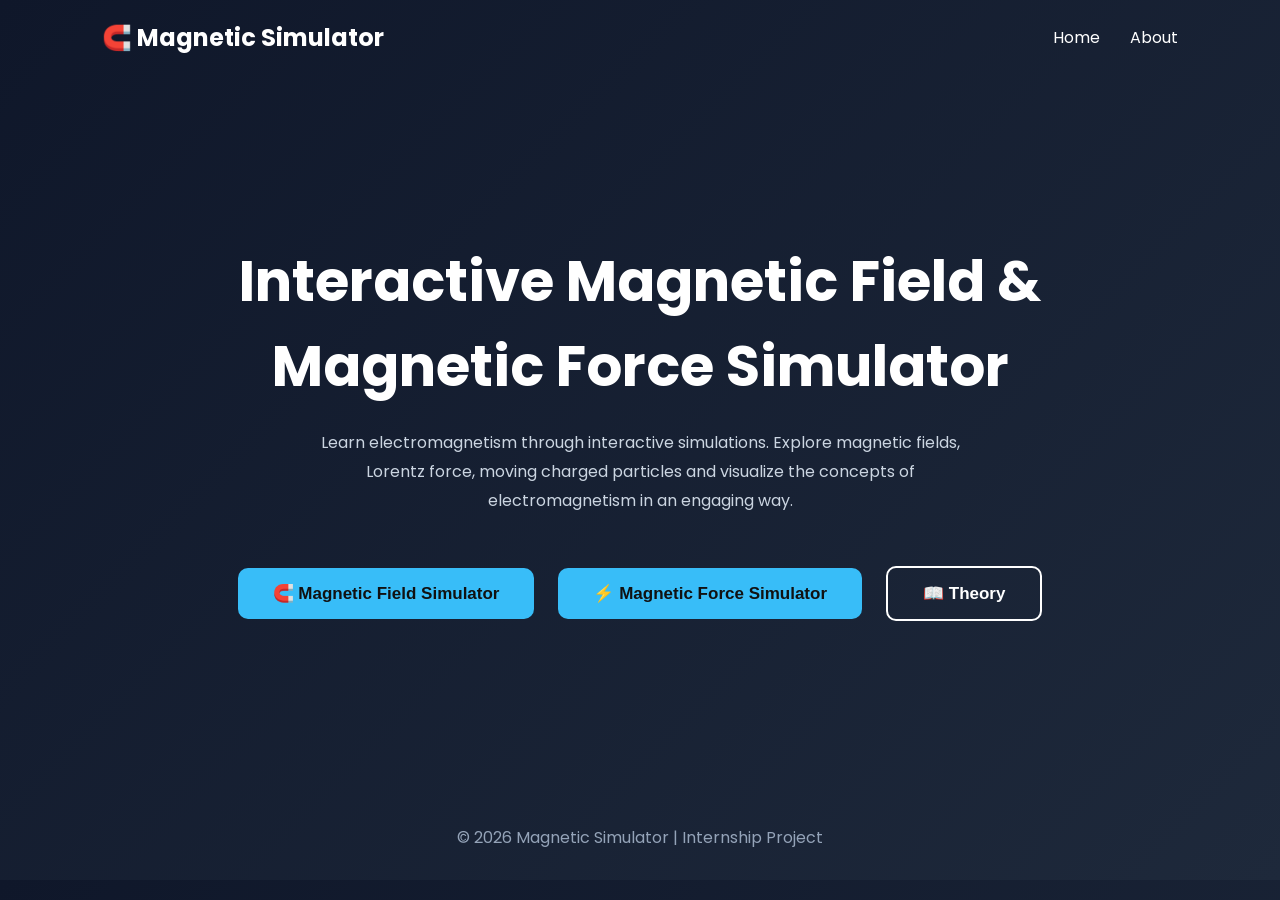
<file: index.html>
<!DOCTYPE html>
<html lang="en">

<head>

    <meta charset="UTF-8">

    <meta name="viewport"
          content="width=device-width, initial-scale=1.0">

    <title>Interactive Magnetic Field & Magnetic Force Simulator</title>

    <link rel="stylesheet"
          href="css/style.css">

    <!-- Google Font -->
    <link href="https://fonts.googleapis.com/css2?family=Poppins:wght@300;400;600;700&display=swap"
          rel="stylesheet">

    <!-- Font Awesome -->
    <link rel="stylesheet"
          href="https://cdnjs.cloudflare.com/ajax/libs/font-awesome/6.5.2/css/all.min.css">

</head>

<body>

<!-- ===========================
        NAVIGATION BAR
=========================== -->

<header>

    <nav class="navbar">

        <div class="logo">

            🧲 Magnetic Simulator

        </div>

        <ul class="nav-links">

            <li><a href="index.html">Home</a></li>

            <li><a href="pages/about.html">About</a></li>

        </ul>

    </nav>

</header>

<!-- ===========================
        HERO SECTION
=========================== -->

<section class="hero">

    <h1>

        Interactive Magnetic Field &
        Magnetic Force Simulator

    </h1>

    <p>

        Learn electromagnetism through interactive simulations.
        Explore magnetic fields, Lorentz force,
        moving charged particles and visualize
        the concepts of electromagnetism in an engaging way.

    </p>

    <div class="buttons">

        <button id="fieldBtn">

            🧲 Magnetic Field Simulator

        </button>

        <button id="forceBtn">

            ⚡ Magnetic Force Simulator

        </button>

        <button id="theoryBtn"
                class="secondary">

            📖 Theory

        </button>

    </div>

</section>

<!-- ===========================
        FOOTER
=========================== -->

<footer>

    <p>

        © 2026 Magnetic Simulator |
        Internship Project

    </p>

</footer>

<script src="js/main.js"></script>

</body>

</html>
</file>
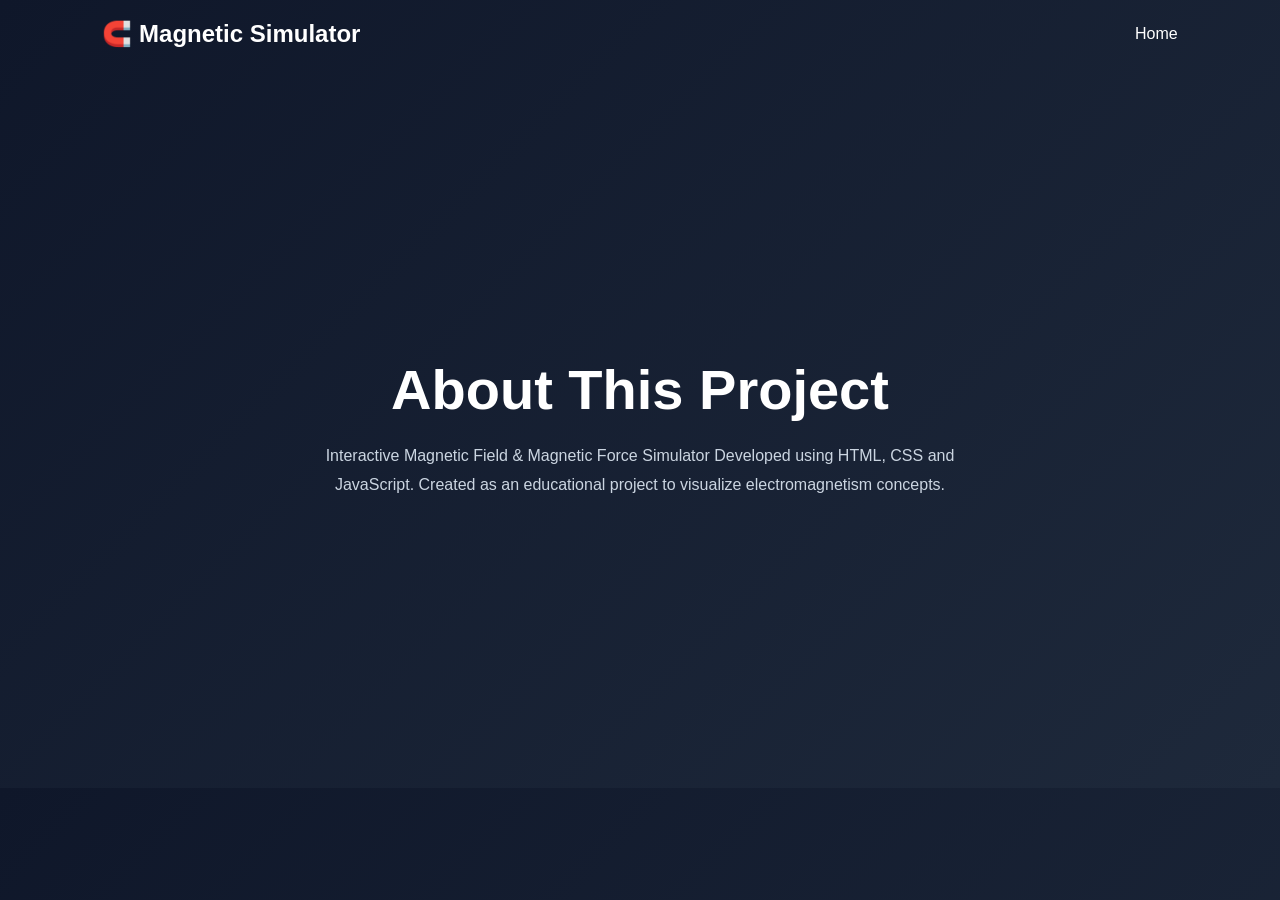
<file: pages/about.html>
<!DOCTYPE html>
<html lang="en">

<head>

<meta charset="UTF-8">

<title>About</title>

<link rel="stylesheet" href="../css/style.css">

</head>

<body>

<nav class="navbar">

<div class="logo">
🧲 Magnetic Simulator
</div>

<ul class="nav-links">

<li><a href="../index.html">Home</a></li>

</ul>

</nav>

<div class="hero">

<h1>About This Project</h1>

<p>

Interactive Magnetic Field & Magnetic Force Simulator

Developed using HTML, CSS and JavaScript.

Created as an educational project to visualize electromagnetism concepts.

</p>

</div>

</body>

</html>
</file>
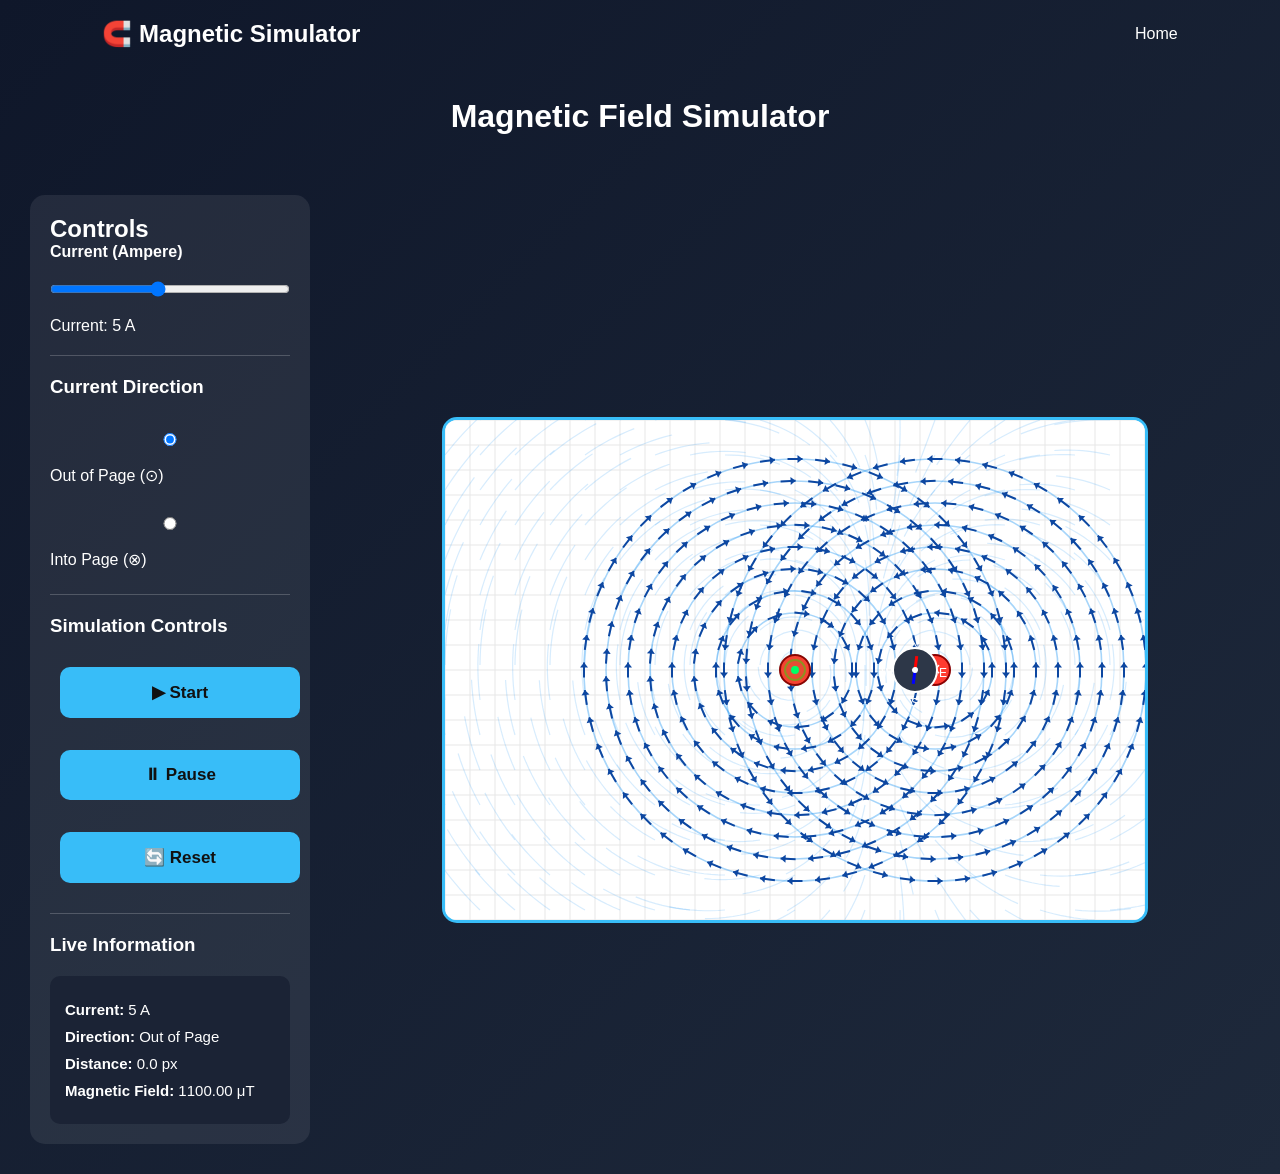
<file: pages/field.html>
<!DOCTYPE html>
<html lang="en">
<head>
    <meta charset="UTF-8">
    <meta name="viewport" content="width=device-width, initial-scale=1.0">
    <title>Magnetic Field Simulator</title>

    <link rel="stylesheet" href="../css/style.css">
</head>

<body>

    <!-- ===================== NAVBAR ===================== -->
    <nav class="navbar">

        <div class="logo">
            🧲 Magnetic Simulator
        </div>

        <ul class="nav-links">
            <li><a href="../index.html">Home</a></li>
        </ul>

    </nav>

    <!-- ===================== PAGE TITLE ===================== -->
    <h1 class="page-title">
        Magnetic Field Simulator
    </h1>

    <!-- ===================== MAIN CONTAINER ===================== -->
    <div class="simulation-container">

        <!-- ===================== CONTROL PANEL ===================== -->
        <div class="control-panel">

            <h2>Controls</h2>

            <!-- Current Slider -->
            <label for="currentSlider">
                <strong>Current (Ampere)</strong>
            </label>

            <input
                type="range"
                id="currentSlider"
                min="1"
                max="10"
                value="5">

            <p>
                Current:
                <span id="currentValue">5</span> A
            </p>

            <hr>

            <!-- Current Direction -->
            <h3>Current Direction</h3>

            <div class="direction-group">

                <label>
                    <input
                        type="radio"
                        name="direction"
                        value="out"
                        checked>
                    Out of Page (⊙)
                </label>

                <label>
                    <input
                        type="radio"
                        name="direction"
                        value="in">
                    Into Page (⊗)
                </label>

            </div>

            <hr>

            <!-- Simulation Controls -->
            <h3>Simulation Controls</h3>

            <div class="button-group">

                <button id="startBtn">
                    ▶ Start
                </button>

                <button id="pauseBtn">
                    ⏸ Pause
                </button>

                <button id="resetBtn">
                    🔄 Reset
                </button>

            </div>

            <hr>

            <!-- Live Information -->
            <h3>Live Information</h3>

            <div class="info-panel">

                <p>
                    <strong>Current:</strong>
                    <span id="infoCurrent">5 A</span>
                </p>

                <p>
                    <strong>Direction:</strong>
                    <span id="infoDirection">Out of Page</span>
                </p>

                <p>
                    <strong>Distance:</strong>
                    <span id="infoDistance">-- cm</span>
                </p>

                <p>
                    <strong>Magnetic Field:</strong>
                    <span id="infoField">-- μT</span>
                </p>

            </div>

        </div>

        <!-- ===================== SIMULATION AREA ===================== -->
        <div class="canvas-panel">

            <canvas
                id="simulationCanvas"
                width="700"
                height="500">
            </canvas>

        </div>

    </div>

    <script src="../js/field.js"></script>

</body>
</html>
</file>
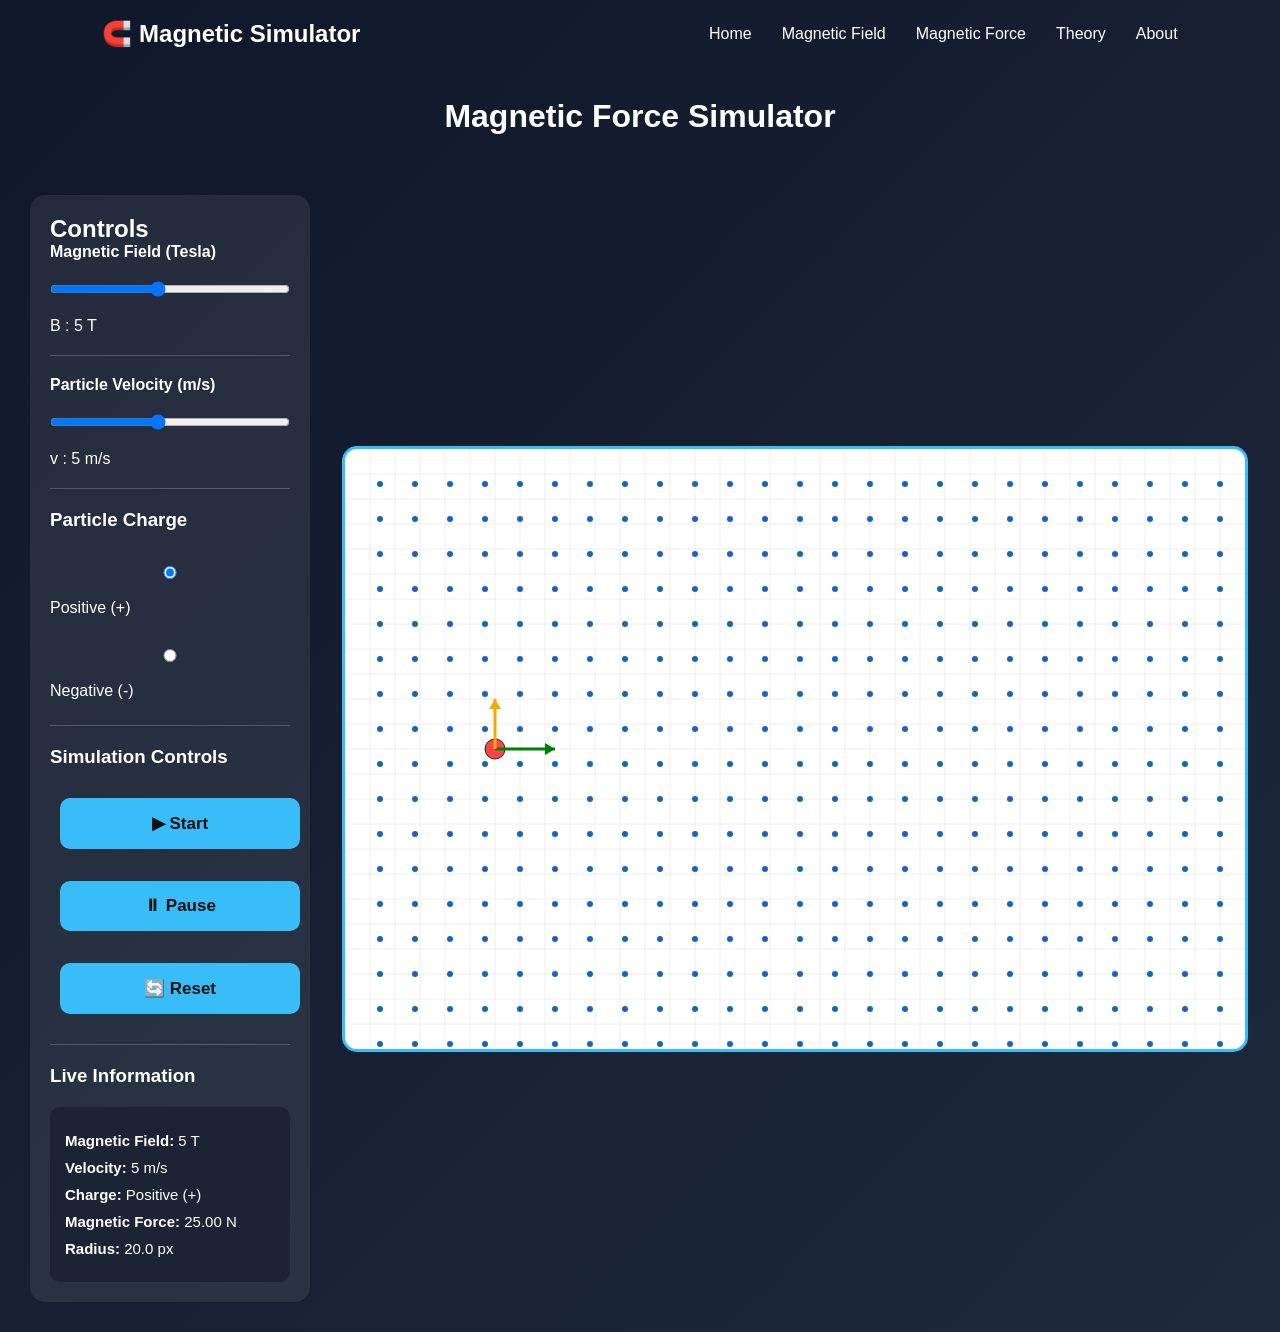
<file: pages/force.html>
<!DOCTYPE html>
<html lang="en">

<head>

    <meta charset="UTF-8">
    <meta name="viewport"
          content="width=device-width, initial-scale=1.0">

    <title>Magnetic Force Simulator</title>

    <link rel="stylesheet"
          href="../css/style.css">

</head>

<body>

    <!-- ================= NAVBAR ================= -->

    <nav class="navbar">

        <div class="logo">
            🧲 Magnetic Simulator
        </div>

        <ul class="nav-links">

            <li><a href="../index.html">Home</a></li>

            <li><a href="field.html">Magnetic Field</a></li>

            <li><a href="force.html">Magnetic Force</a></li>

            <li><a href="theory.html">Theory</a></li>

            <li><a href="about.html">About</a></li>

        </ul>

    </nav>

    <!-- ================= TITLE ================= -->

    <h1 class="page-title">

        Magnetic Force Simulator

    </h1>

    <!-- ================= MAIN CONTAINER ================= -->

    <div class="simulation-container">

        <!-- ================= CONTROL PANEL ================= -->

        <div class="control-panel">

            <h2>Controls</h2>

            <!-- Magnetic Field Slider -->

            <label for="fieldSlider">

                <strong>Magnetic Field (Tesla)</strong>

            </label>

            <input
                type="range"
                id="fieldSlider"
                min="1"
                max="10"
                value="5">

            <p>

                B :
                <span id="fieldValue">5</span> T

            </p>

            <hr>

            <!-- Velocity Slider -->

            <label for="velocitySlider">

                <strong>Particle Velocity (m/s)</strong>

            </label>

            <input
                type="range"
                id="velocitySlider"
                min="1"
                max="10"
                value="5">

            <p>

                v :
                <span id="velocityValue">5</span> m/s

            </p>

            <hr>

            <!-- Charge Selection -->

            <h3>Particle Charge</h3>

            <div class="direction-group">

                <label>

                    <input
                        type="radio"
                        name="charge"
                        value="positive"
                        checked>

                    Positive (+)

                </label>

                <label>

                    <input
                        type="radio"
                        name="charge"
                        value="negative">

                    Negative (-)

                </label>

            </div>

            <hr>

            <!-- Simulation Buttons -->

            <h3>Simulation Controls</h3>

            <div class="button-group">

                <button id="startBtn">

                    ▶ Start

                </button>

                <button id="pauseBtn">

                    ⏸ Pause

                </button>

                <button id="resetBtn">

                    🔄 Reset

                </button>

            </div>

            <hr>

            <!-- Live Information -->

            <h3>Live Information</h3>

            <div class="info-panel">

                <p>

                    <strong>Magnetic Field:</strong>

                    <span id="infoField">

                        5 T

                    </span>

                </p>

                <p>

                    <strong>Velocity:</strong>

                    <span id="infoVelocity">

                        5 m/s

                    </span>

                </p>

                <p>

                    <strong>Charge:</strong>

                    <span id="infoCharge">

                        Positive

                    </span>

                </p>

                <p>

                    <strong>Magnetic Force:</strong>

                    <span id="infoForce">

                        0 N

                    </span>

                </p>

                <p>

                    <strong>Radius:</strong>

                    <span id="infoRadius">

                        0 px

                    </span>

                </p>

            </div>

        </div>

        <!-- ================= CANVAS ================= -->

        <div class="canvas-panel">

            <canvas
                id="forceCanvas"
                width="900"
                height="600">

            </canvas>

        </div>

    </div>

    <script src="../js/force.js"></script>

</body>

</html>
</file>
<file: css/style.css>
*{
    margin:0;
    padding:0;
    box-sizing:border-box;
}

body{

    font-family:'Poppins',sans-serif;

    background:linear-gradient(135deg,#0f172a,#1e293b);

    color:white;

}

.navbar{

    display:flex;

    justify-content:space-between;

    align-items:center;

    padding:20px 8%;

}

.logo{

    font-size:24px;

    font-weight:700;

}

.nav-links{

    display:flex;

    list-style:none;

    gap:30px;

}

.nav-links a{

    color:white;

    text-decoration:none;

}

.hero{

    min-height:80vh;

    display:flex;

    flex-direction:column;

    justify-content:center;

    align-items:center;

    text-align:center;

    padding:40px;

}

.hero h1{

    font-size:3.5rem;

    max-width:900px;

}

.hero p{

    max-width:700px;

    margin-top:20px;

    line-height:1.8;

    color:#cbd5e1;

}

.buttons{

    margin-top:40px;

}

button{

    padding:15px 35px;

    border:none;

    border-radius:10px;

    cursor:pointer;

    font-size:17px;

    margin:10px;

    background:#38bdf8;

    color:#111;

    font-weight:600;

}

.secondary{

    background:transparent;

    color:white;

    border:2px solid white;

}

.features{

    display:grid;

    grid-template-columns:repeat(auto-fit,minmax(250px,1fr));

    gap:30px;

    padding:60px 8%;

}

.card{

    background:rgba(255,255,255,0.08);

    border-radius:15px;

    padding:35px;

    text-align:center;

    backdrop-filter:blur(10px);

}

.card i{

    font-size:45px;

    color:#38bdf8;

    margin-bottom:20px;

}

.card h2{

    margin-bottom:15px;

}

.card p{

    color:#cbd5e1;

}

footer{

    text-align:center;

    padding:30px;

    color:#94a3b8;

}
.page-title{

    text-align:center;

    margin:30px 0;

}

.simulation-container{

    display:flex;

    gap:30px;

    padding:30px;

}

.control-panel{

    width:280px;

    background:rgba(255,255,255,0.08);

    border-radius:15px;

    padding:20px;

}

.control-panel input{

    width:100%;

    margin:20px 0;

}

.canvas-panel{

    flex:1;

    display:flex;

    justify-content:center;

    align-items:center;

}

canvas{

    background:white;

    border-radius:15px;

    border:3px solid #38bdf8;

}
.button-group{
    display: flex;
    flex-direction: column;
    gap: 12px;
    margin-top: 20px;
}

.button-group button{
    width: 100%;
}
.direction-group {
    display: flex;
    flex-direction: column;
    gap: 12px;
    margin: 15px 0 25px;
}

.button-group {
    display: flex;
    flex-direction: column;
    gap: 12px;
}

.button-group button {
    width: 100%;
}

.control-panel hr {
    margin: 20px 0;
    border: none;
    border-top: 1px solid rgba(255,255,255,0.2);
}
/* ===========================
   Live Information Panel
=========================== */

.info-panel{
    margin-top:20px;
    padding:15px;
    border-radius:10px;
    background:#1b2335;
    color:white;
    font-size:15px;
}

.info-panel p{
    margin:10px 0;
}
</file>
